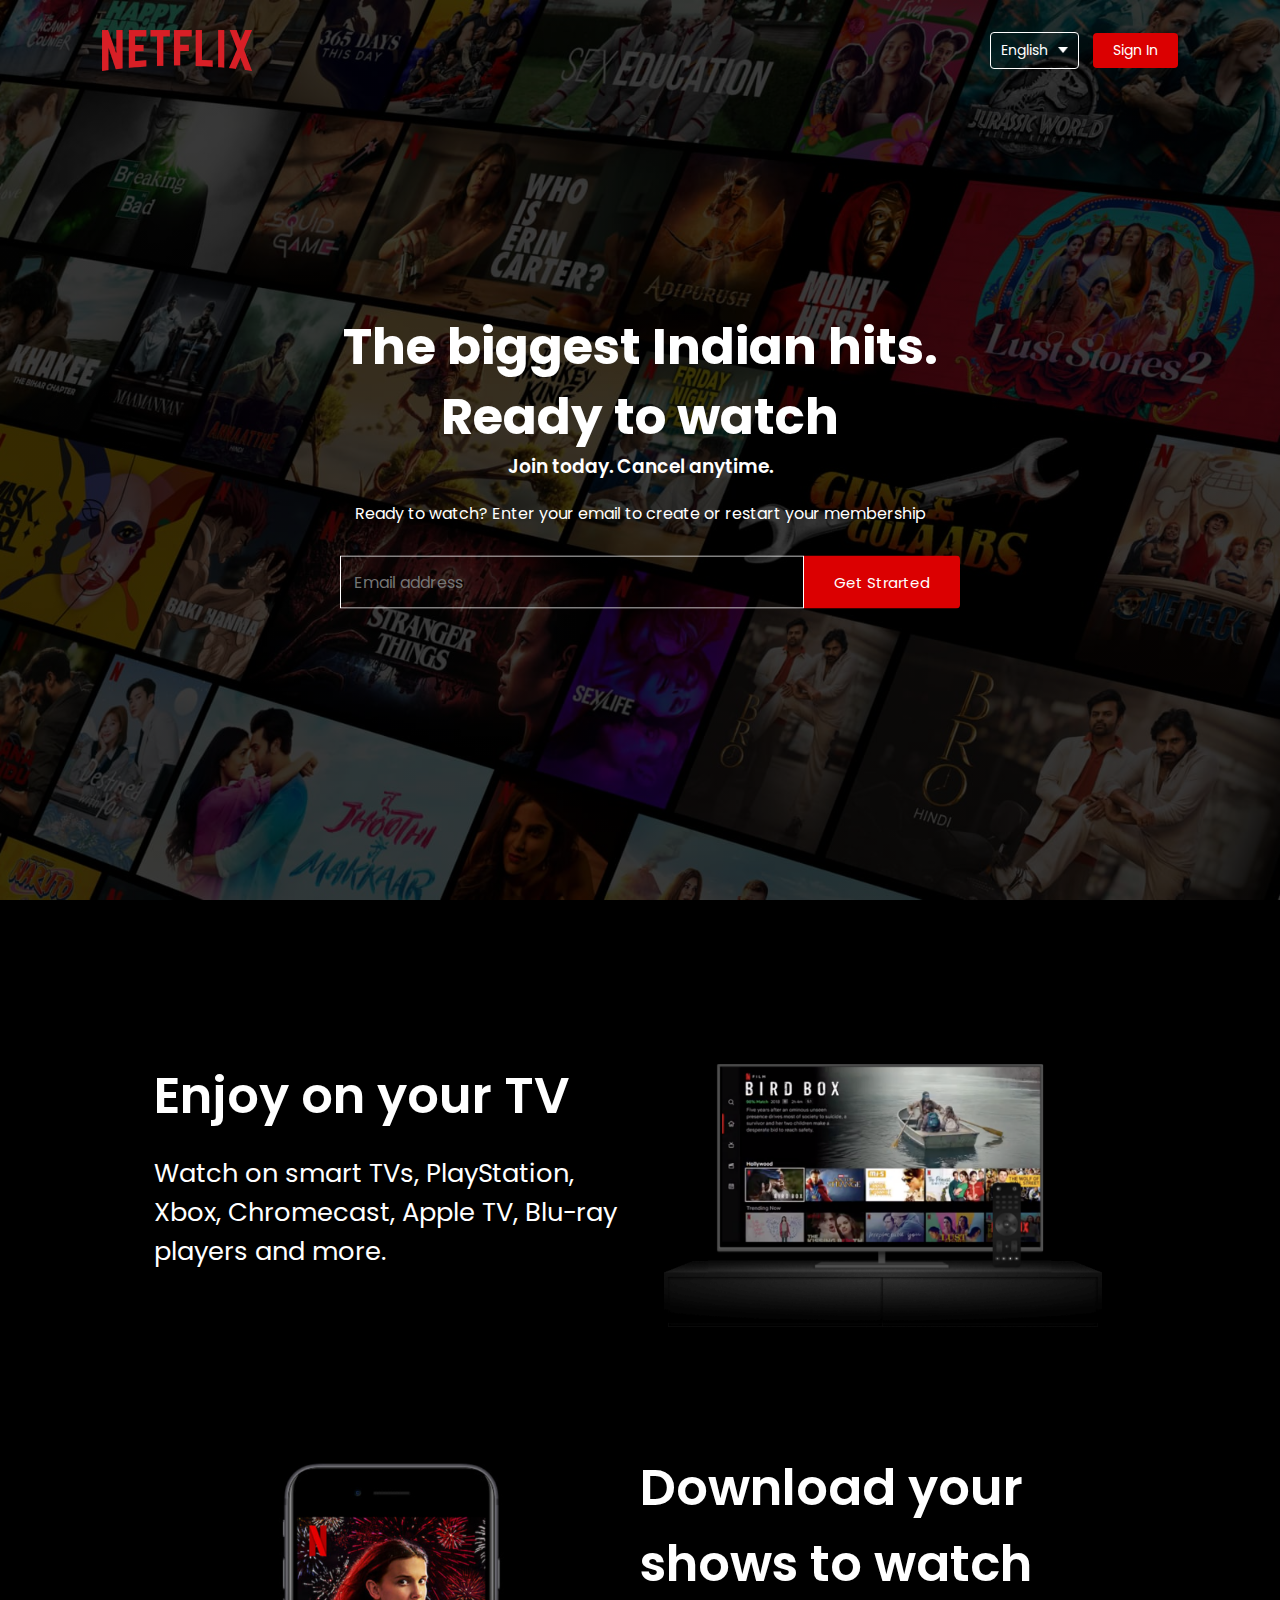
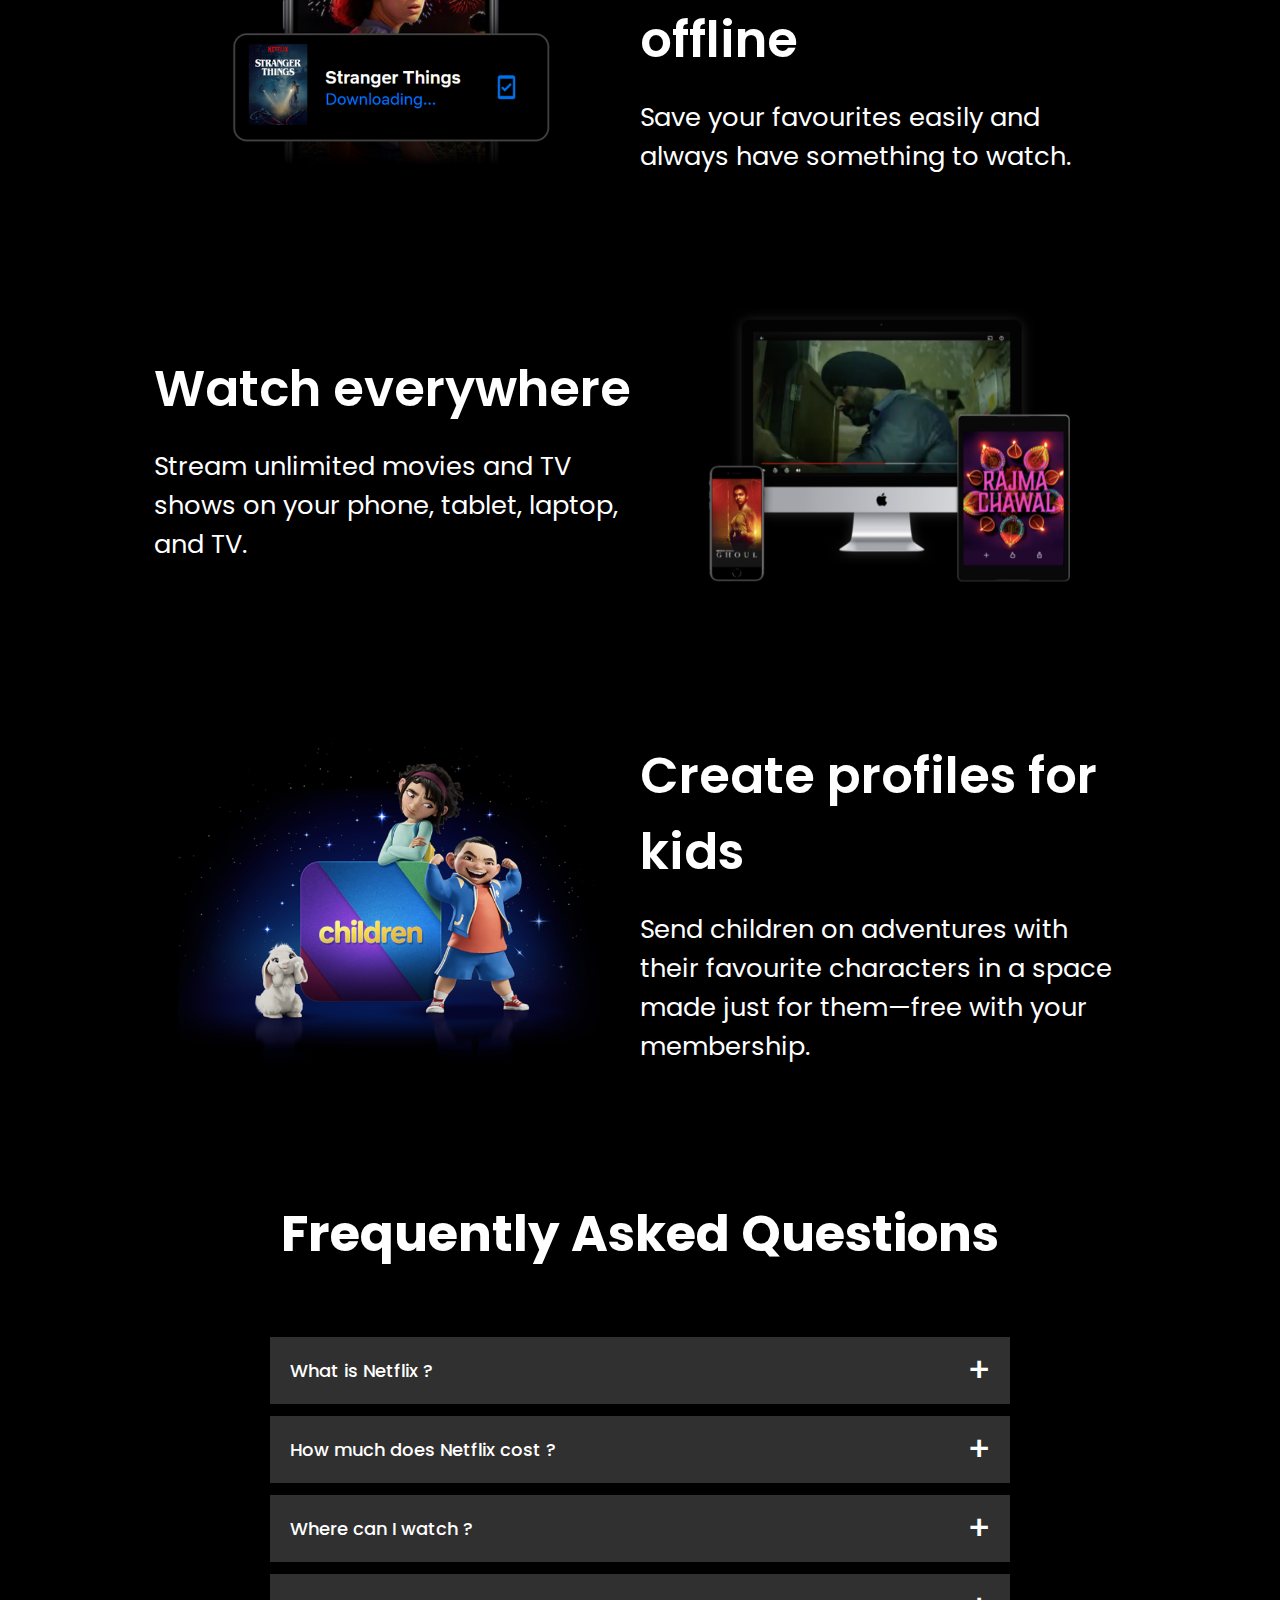
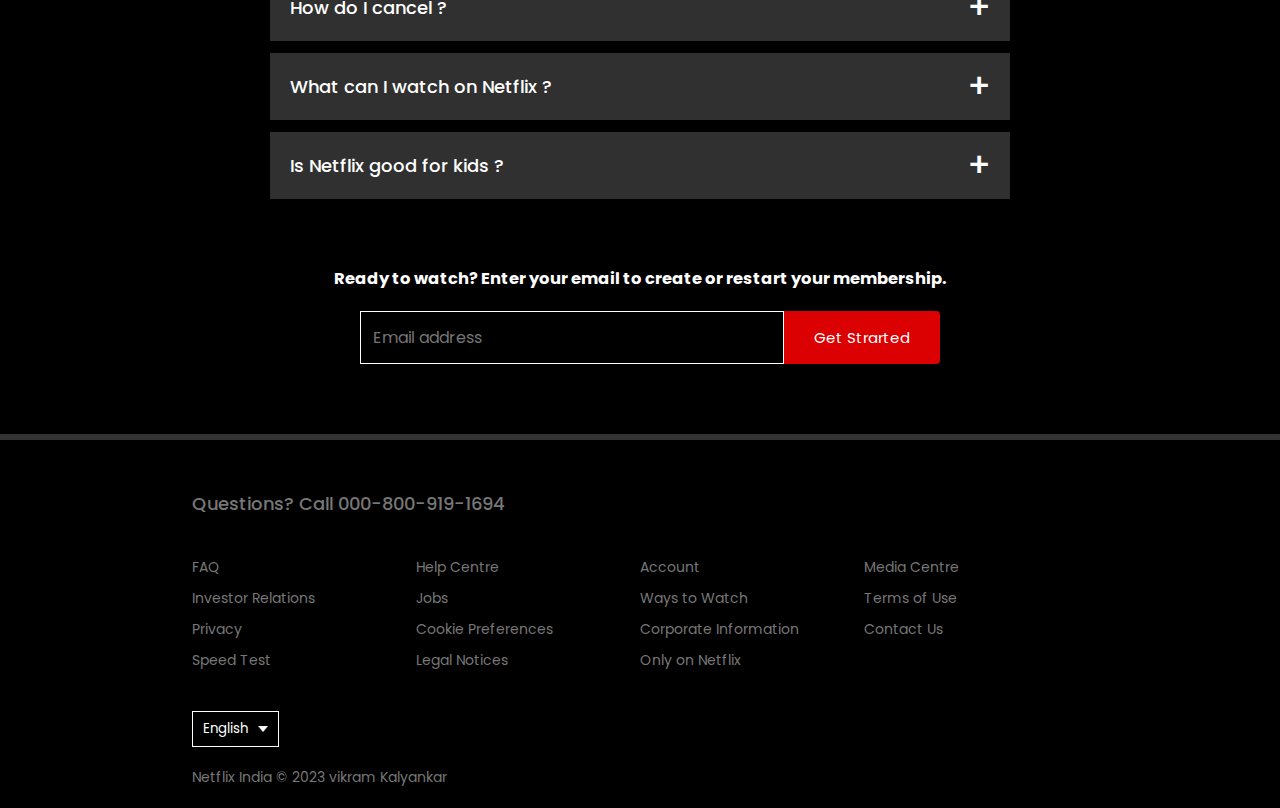
<file: Homepage of Netflix/index.html>
<html lang="en">

<head>
    <meta charset="UTF-8">
    <meta name="viewport" content="width=device-width, initial-scale=1.0">
    <link rel="icon" href="images/logo1.png">
    <title>Netflix India – Watch TV Shows Online, Watch Movies Online</title>
    <link rel="stylesheet" href="style.css">
</head>

<body>

    <div class="header">
        <nav class="nav">
            <img src="images/logo.png" class="logo">
            <div>
                <button class="btn">English <img src="images/down-icon.png" alt=""></button>
                <button class="btn1">Sign In</button>
            </div>
        </nav>
        <div class="contents">
            <h1>The biggest Indian hits. Ready to watch</h1>
            <h3>Join today. Cancel anytime.</h3>
            <p>Ready to watch? Enter your email to create or restart your membership</p>
            <form class="email">
                <input type="email" placeholder="Email address" required>
                <button type="submit">Get Strarted</button>
            </form>
        </div>
    </div>

    <div class="features">
        <div class="row">
            <div class="text-col">
                <h1>Enjoy on your TV</h1>
                <h3>Watch on smart TVs, PlayStation, Xbox, Chromecast, Apple TV, Blu-ray players and more.</h3>
            </div>
            <div class="img-col">
                <img src="images/feature-1.png" alt="">
            </div>
        </div>
        <div class="row">
            <div class="img-col">
                <img src="images/feature-2.png" alt="">
            </div>
            <div class="text-col">
                <h1>Download your shows to watch offline</h1>
                <h3>Save your favourites easily and always have something to watch.</h3>
            </div>
        </div>
        <div class="row">
            <div class="text-col">
                <h1>Watch everywhere</h1>
                <h3>Stream unlimited movies and TV shows on your phone, tablet, laptop, and TV.</h3>
            </div>
            <div class="img-col">
                <img src="images/feature-3.png" alt="">
            </div>
        </div>
        <div class="row">
            <div class="img-col">
                <img src="images/feature-4.png" alt="">
            </div>
            <div class="text-col">
                <h1>Create profiles for kids</h1>
                <h3>Send children on adventures with their favourite characters in a space made just for them—free with
                    your membership.</h3>
            </div>
        </div>
    </div>

    <div class="faq">
        <h2>Frequently Asked Questions</h2>
        <ul class="question">
            <li>
                <input type="radio" name="question" id="first">
                <label for="first">What is Netflix ?</label>
                <div class="content">
                    <p>Netflix is a streaming service that offers a wide variety of award-winning TV shows, movies,
                        anime, documentaries and more - on thousands of internet-connected devices. You can watch as
                        much as you want, whenever you want, without a single ad - all for one low monthly price.
                        There's always something new to discover, and new TV shows and movies are added every week!</p>
                </div>
            </li>
            <li>
                <input type="radio" name="question" id="second">
                <label for="second">How much does Netflix cost ?</label>
                <div class="content">
                    <p> Watch Netflix on your smartphone, tablet, Smart TV, laptop, or streaming device, all for one
                        fixed monthly fee. Plans range from ₹ 149 to ₹ 649 a month. No extra costs, no contracts. </p>
                </div>
            </li>
            <li>
                <input type="radio" name="question" id="third">
                <label for="third">Where can I watch ?</label>
                <div class="content">
                    <p>Watch anywhere, anytime. Sign in with your Netflix account to watch instantly on the web at
                        netflix.com from your personal computer or on any internet-connected device that offers the
                        Netflix app, including smart TVs, smartphones, tablets, streaming media players and game
                        consoles.
                        You can also download your favourite shows with the iOS, Android, or Windows 10 app. Use
                        downloads to watch while you're on the go and without an internet connection. Take Netflix with
                        you anywhere.</p>
                </div>
            </li>
            <li>
                <input type="radio" name="question" id="four">
                <label for="four">How do I cancel ?</label>
                <div class="content">
                    <p>Netflix is flexible. There are no annoying contracts and no commitments. You can easily cancel
                        your account online in two clicks. There are no cancellation fees – start or stop your account
                        anytime.</p>
                </div>
            </li>
            <li>
                <input type="radio" name="question" id="five">
                <label for="five">What can I watch on Netflix ?</label>
                <div class="content">
                    <p>Netflix has an extensive library of feature films, documentaries, TV shows, anime, award-winning
                        Netflix originals, and more. Watch as much as you want, anytime you want.</p>
                </div>
            </li>
            <li>
                <input type="radio" name="question" id="six">
                <label for="six">Is Netflix good for kids ?</label>
                <div class="content">
                    <p>The Netflix Kids experience is included in your membership to give parents control while kids
                        enjoy family-friendly TV shows and films in their own space.
                        Kids profiles come with PIN-protected parental controls that let you restrict the maturity
                        rating of content kids can watch and block specific titles you don’t want kids to see.</p>
                </div>
            </li>
        </ul>
        <h3>Ready to watch? Enter your email to create or restart your membership.</h3>
        <form class="email">
            <input type="email" placeholder="Email address" required>
            <button type="submit">Get Strarted</button>
        </form>

    </div>

    <div class="footer">
        <h3>Questions? Call 000-800-919-1694</h3>
        <div class="row">
            <div class="col">
                <a href="#">FAQ</a>
                <a href="#">Investor Relations</a>
                <a href="#">Privacy</a>
                <a href="#">Speed Test</a>
            </div>
            <div class="col">
                <a href="#">Help Centre</a>
                <a href="#">Jobs</a>
                <a href="#">Cookie Preferences</a>
                <a href="#">Legal Notices</a>
            </div>
            <div class="col">
                <a href="#">Account</a>
                <a href="#">Ways to Watch</a>
                <a href="#">Corporate Information</a>
                <a href="#">Only on Netflix</a>
            </div>
            <div class="col">
                <a href="#">Media Centre</a>
                <a href="#">Terms of Use</a>
                <a href="#">Contact Us</a>
            </div>
        </div>
        <button class="btn">English <img src="images/down-icon.png" alt=""></button>
        <p class="copyright">Netflix India &#169; 2023 vikram Kalyankar</p>
    </div>

</body>

</html>
</file>
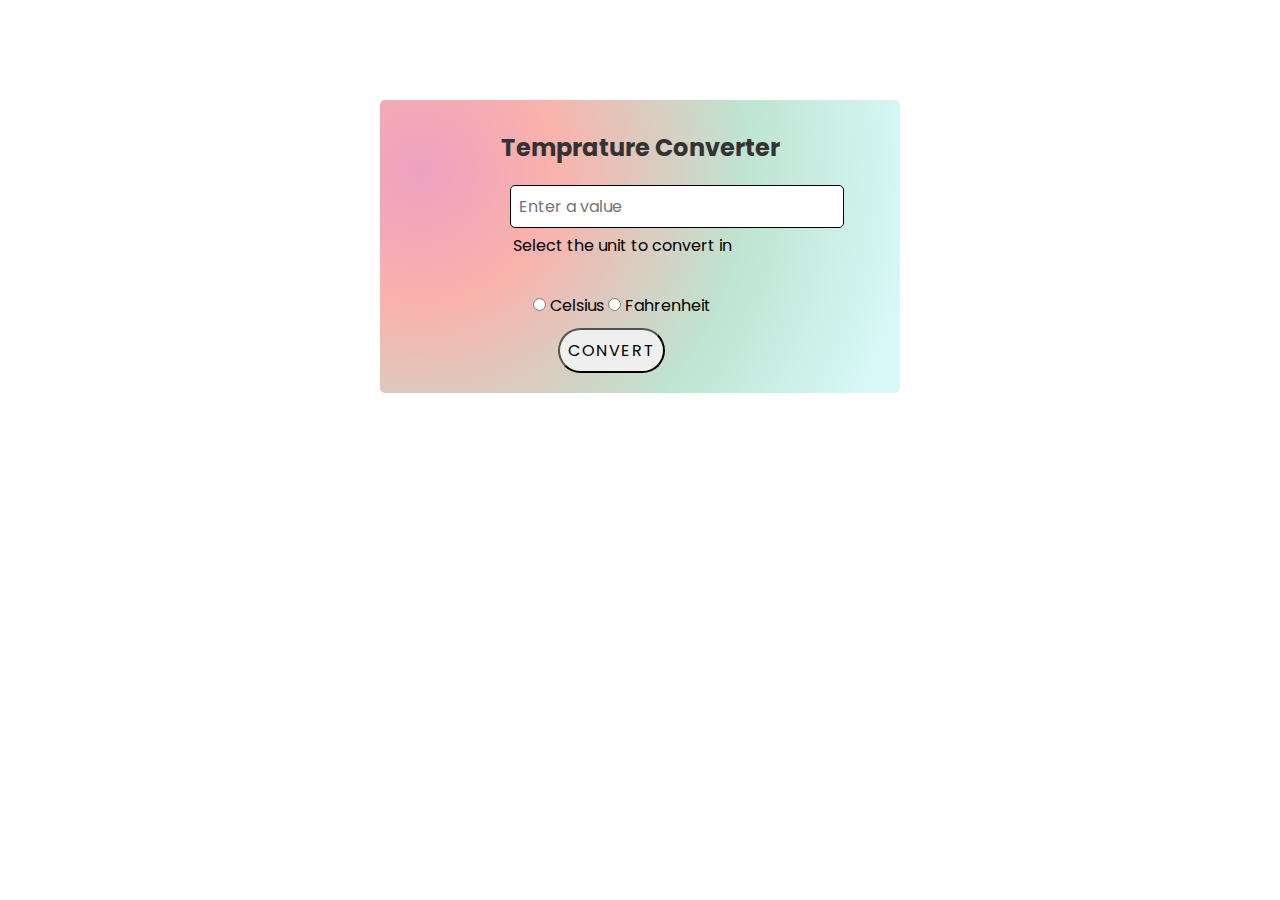
<file: Temperature Converter/index.html>
<!DOCTYPE html>
<html lang="en">

<head>
    <meta charset="UTF-8">
    <meta name="viewport" content="width=device-width, initial-scale=1.0">
    <link rel="icon" href="1487511.png">
    <title>Temprature Converter</title>
    <link rel="stylesheet" href="style.css">
</head>

<body>
    <div class="container">
        <h2>Temprature Converter</h2>
        <input type="text" name="" id="value" placeholder="Enter a value">
        <span id="noValue" style="color: rgb(57, 124, 217);"></span>
        <p>Select the unit to convert in</p><br>
        <div class="box">
            <input type="radio" name="unit" id="celsius"> Celsius
            <input type="radio" name="unit" id="fahrenheit"> Fahrenheit
            <span id="noUnit" style="color: rgb(57, 124, 217);"></span>
        </div>

        <button class="button" id="convert">Convert</button>
        <p class="result" id="result"></p>

    </div>
    <script src="javacript.js"></script>
</body>

</html>
</file>
<file: Homepage of Netflix/style.css>
@import url('https://fonts.googleapis.com/css2?family=Poppins:ital,wght@0,100;0,200;0,300;0,400;0,500;0,600;0,700;0,800;0,900;1,900&display=swap');

* {
    margin: 0;
    padding: 0;
    font-family: 'Poppins', sans-serif;
    box-sizing: border-box;
}

body {
    background-color: #000;
    color: #fff;
}

.header {
    width: 100%;
    height: 100vh;
    background-image: linear-gradient(rgba(0, 0, 0, 0.7), rgba(0, 0, 0, 0.7)), url(images/baneer.png);
    background-size: cover;
    background-position: center;
    padding: 10px 8%;
    position: relative;
}

.nav {
    display: flex;
    align-items: center;
    justify-content: space-between;
    padding: 20px 0%;
}

.logo {
    width: 150px;
    cursor: pointer;
}

.nav button {
    border: 0;
    outline: 0;
    background: #db0001;
    color: #fff;
    padding: 7px 20px;
    font-size: 14px;
    border-radius: 4px;
    margin-left: 10px;
    cursor: pointer;
}

.nav .btn {
    display: inline-flex;
    align-items: center;
    background: transparent;
    border: 1px solid #fff;
    padding: 7px 10px;

}

.btn img {
    width: 10px;
    margin-left: 10px;
}

.nav .btn1:hover {
    opacity: 1;
    background: #db0001;
    color: #fff;
}

.contents {
    position: absolute;
    top: 40%;
    left: 50%;
    transform: translate(-50%, -50%);
    text-align: center;
    margin-top: 100px;
}

.contents h1 {
    font-size: 50px;
    line-height: 70px;
    font-weight: 700;
    max-width: 800px;
}

.contents h3 {
    font-weight: 600;
    margin-bottom: 20px;
}

.email {
    border-radius: 4px;
    display: flex;
    align-items: center;
    margin-top: 30px;
    overflow: hidden;
}

.email input {
    flex: 1;
    border: 0;
    outline: 0;
    margin-left: 20px;
    background: transparent;
    border: 1px solid #fff;
    padding: 13px 2%;
    font-size: medium;
    color: #fff;
}

.email button {
    background: #db0001;
    border: 0;
    outline: 0;
    color: #fff;
    font-size: 15px;
    cursor: pointer;
    padding: 15px 30px;
}

.email button:hover {
    cursor: pointer;

}

.features {
    padding: 50px 12%;
    font-size: 22px;
}

.row {
    display: flex;
    width: 100%;
    align-items: center;
    flex-wrap: wrap;
    padding: 50px 0;
}

.text-col {
    flex-basis: 50%;
    margin-bottom: 20px;
}

.img-col {
    flex-basis: 50%;
    margin-bottom: 20px;
}

.img-col img {
    display: block;
    width: 90%;
    margin: auto;
}

.features h1 {
    font-size: 50px;
    font-weight: 600;
    margin-bottom: 20px;
}

.features h3 {
    font-weight: 400;
}

.faq {
    padding: 10px 12%;
    text-align: center;
    font-size: 14px;
}

.faq h2 {
    font-weight: 700;
    font-size: 50px;
}

.question {
    margin: 60px auto;
    width: 100%;
    max-width: 750px;
}

.question li {
    list-style: none;
    width: 100%;
    padding: 5px;
}

.question li label {
    display: flex;
    align-items: center;
    padding: 20px;
    font-size: 18px;
    font-weight: 500;
    background: #303030;
    margin-bottom: 2px;
    cursor: pointer;
    position: relative;
}

label::after {
    content: '+';
    font-size: 34px;
    position: absolute;
    right: 20px;
    transition: transform 0.5s;
}

input[type="radio"] {
    display: none;
}

.question .content {
    background: #303030;
    text-align: left;
    padding: 0 20px;
    max-height: 0;
    overflow: hidden;
    transition: max-hight 0.5s, padding 0.5s;
}

.question input[type="radio"]:checked+label+.content {
    max-height: 600px;
    padding: 30px 20px;
}

.question input[type="radio"]:checked+label ::after {
    transition: rotate(135deg);
}

.faq .email {
    max-width: 600px;
    margin: 20px auto 60px;
}

.footer {
    padding: 50px 15% 10px;
    border-top: 6px solid #333;
    color: #777;
}

.footer h3 {
    font-size: 18px;
    font-weight: 500;
    margin-bottom: 30px;
}

.footer .col {
    flex-basis: 25%;
    flex-grow: 1;
    margin-bottom: 20px;
}

.footer .col a {
    display: block;
    text-decoration: none;
    color: #777;
    font-size: 14px;
    margin-bottom: 10px;
}

.footer .col a:hover {
    color: #fff;
}

.footer .row {
    align-items: flex-start;
    padding: 10px 0;
}

.footer .btn {
    color: #fff;

    display: inline-flex;
    align-items: center;
    background: transparent;
    border: 1px solid #fff;
    padding: 7px 10px;
}

.copyright {
    font-size: 14px;
    margin-top: 20px;
    margin-bottom: 10px;
    align-items: center;
}

@media only screen and (max-width : 600px) {
    .logo {
        width: 100px;
    }

    nav button {
        padding: 5px 10px;
    }

    nav .btn {
        padding: 4px 8px;
    }

    .contents {
        position: unset;
        transform: none;
        padding-top: 150px;
    }

    .contents h1 {
        font-size: 30px;
    }

    .email button {
        font-size: 12px;
        padding: 10px 15px;
    }

    .text-col,
    .img-col {
        flex-basis: 100%;
    }

    .features h1 {
        font-size: 30px;
    }

    .features h3 {
        font-size: 15px;
    }

    .row:nth-child(2),
    .row:nth-child(4) {
        flex-direction: column-reverse;
    }

    .features .row {
        padding: 10px 0;
    }

    .faq h2 {
        font-size: 20px;
    }

    .question .content {
        font-size: 14px;
    }

    .question li label {
        padding: 10px;
        font-size: 14px;
    }

    label::after {
        font-size: 22px;
    }
}
</file>
<file: Temperature Converter/style.css>
@import url('https://fonts.googleapis.com/css2?family=Poppins:wght@400;500;600;700&display=swap');

* {
    margin: 0;
    padding: 0;
    box-sizing: border-box;
    font-family: 'Poppins', sans-serif;
}

.container {
    background: radial-gradient(circle at 7.5% 24%, rgb(237, 161, 193) 0%, rgb(250, 178, 172) 25.5%, rgb(190, 228, 210) 62.3%, rgb(215, 248, 247) 93.8%);
    min-height: 100px;
    width: 520px;
    margin: 100px auto;
    border-radius: 5px;
    height: auto;
    padding: 10px;
    align-items: center;
}

.container h2 {
    display: block;
    text-align: center;
    color: #333;
    padding: 20px;
    font-family: 'Poppins', sans-serif;
}

input[type="text"],
textarea,
input[type="file"] {
    display: block;
    margin-left: 120px;
    color: #333;
    padding: 8px;
    border: 1px solid black;
    border-radius: 5px;
    font-size: 16px;
}

p {
    text-align: center;
    margin-left: -36px;
    padding: 5px;
}

.box {
    text-align: center;
    margin-left: -36px;
    padding: 5px;
    padding-bottom: 10px;
}

.button {
    cursor: pointer;
    margin-left: 168px;
    display: inline-block;
    padding: .5rem;
    border-radius: 10rem;
    color: #000000;
    text-transform: uppercase;
    font-size: 1rem;
    letter-spacing: .10rem;
    transition: all .3s;
    position: relative;
    overflow: hidden;
    z-index: 1;
}
</file>
